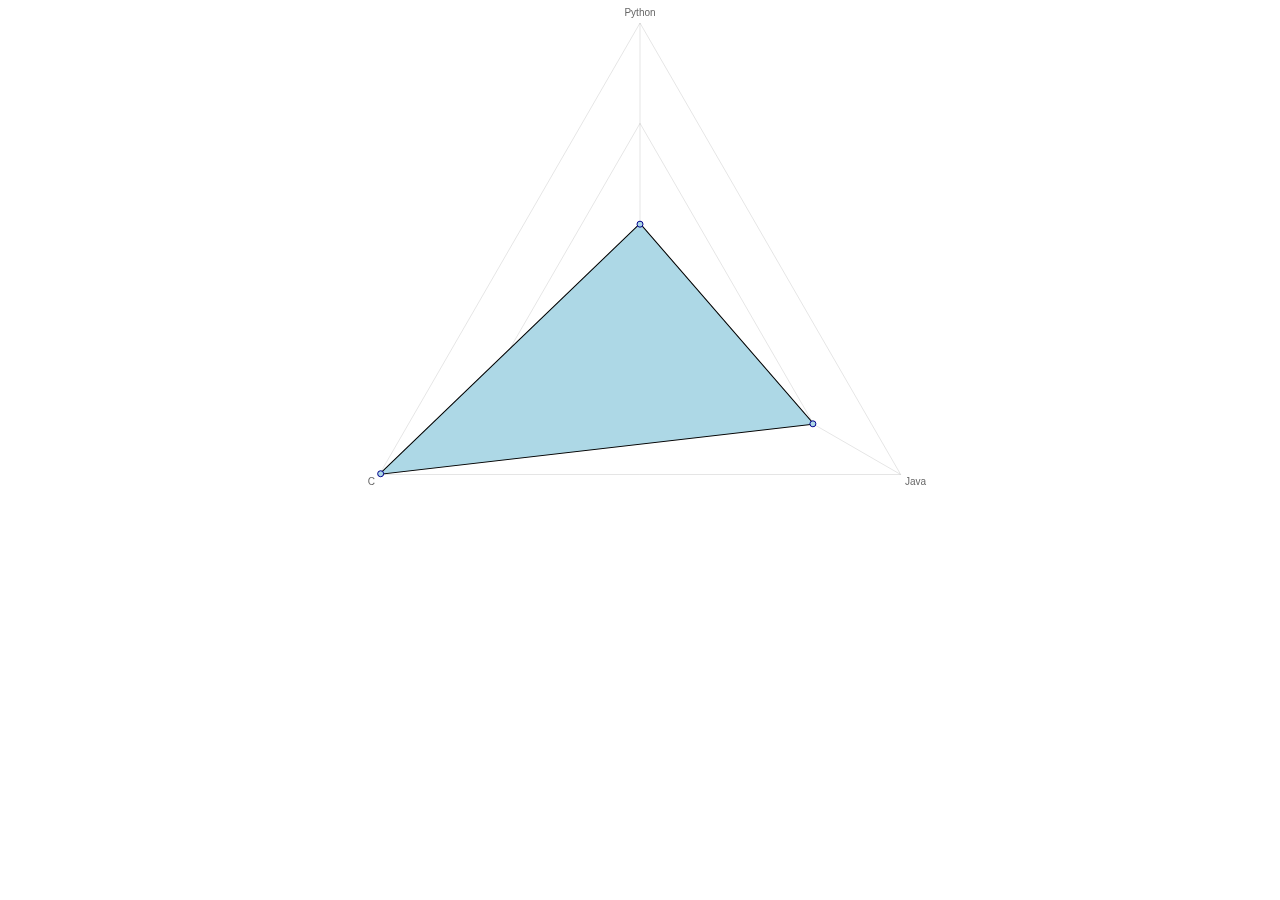
<file: test.html>
<!DOCTYPE html>
<html>

<head>

</head>

<body>


  <canvas id="myChart" width="2em" height="1em"></canvas>



  <!-- <script src="//ajax.googleapis.com/ajax/libs/angularjs/1.4.1/angular.min.js"></script> -->
  <script src="https://ajax.googleapis.com/ajax/libs/jquery/2.1.4/jquery.min.js"></script>
  <script src="http://maxcdn.bootstrapcdn.com/bootstrap/3.3.4/js/bootstrap.min.js"></script>
  <script src="./test.js"></script>
  <script src="./Chart.js/Chart.js"></script>
</body>

</html>
</file>
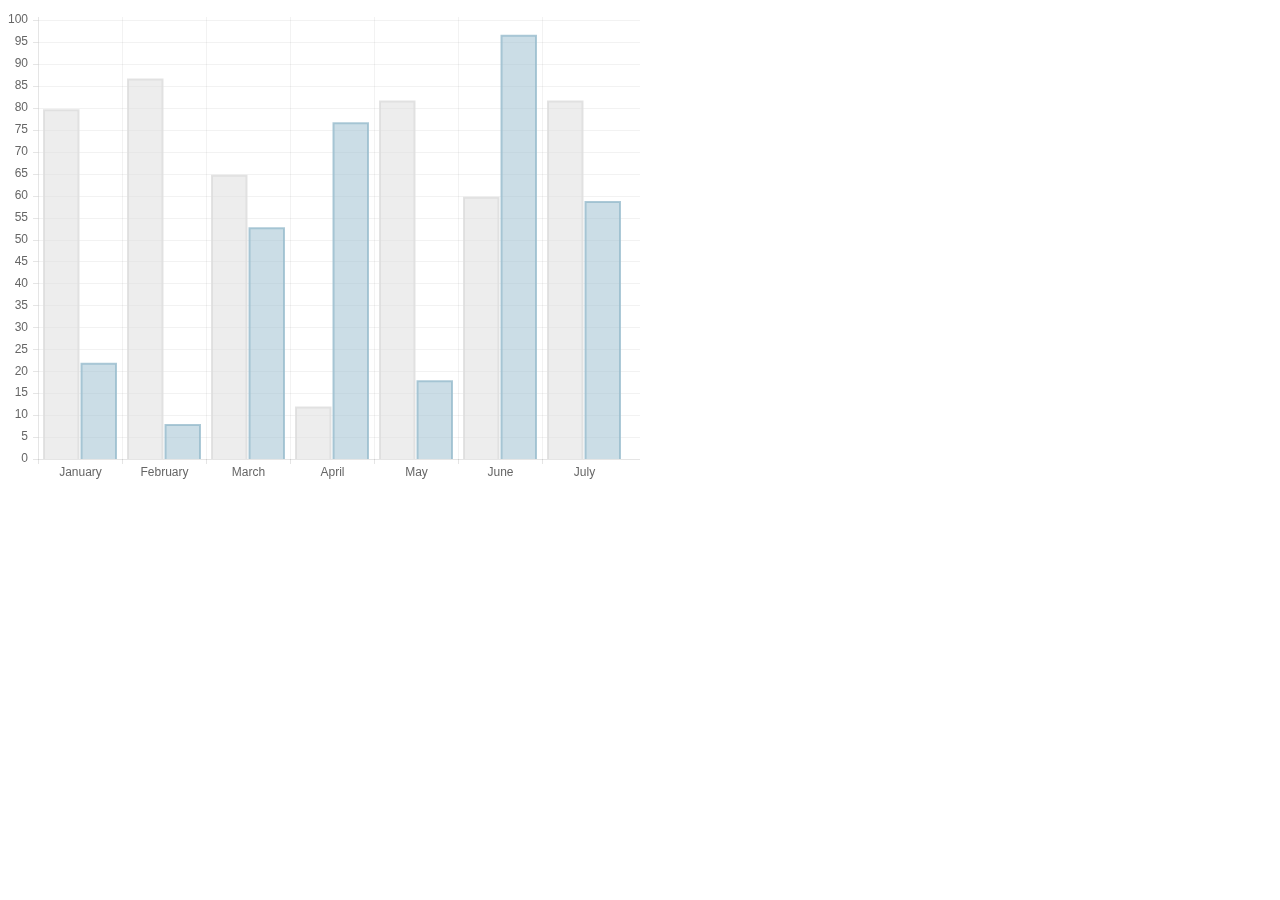
<file: Chart.js/samples/bar.html>
<!doctype html>
<html>
	<head>
		<title>Bar Chart</title>
		<script src="../Chart.js"></script>
	</head>
	<body>
		<div style="width: 50%">
			<canvas id="canvas" height="450" width="600"></canvas>
		</div>


	<script>
	var randomScalingFactor = function(){ return Math.round(Math.random()*100)};

	var barChartData = {
		labels : ["January","February","March","April","May","June","July"],
		datasets : [
			{
				fillColor : "rgba(220,220,220,0.5)",
				strokeColor : "rgba(220,220,220,0.8)",
				highlightFill: "rgba(220,220,220,0.75)",
				highlightStroke: "rgba(220,220,220,1)",
				data : [randomScalingFactor(),randomScalingFactor(),randomScalingFactor(),randomScalingFactor(),randomScalingFactor(),randomScalingFactor(),randomScalingFactor()]
			},
			{
				fillColor : "rgba(151,187,205,0.5)",
				strokeColor : "rgba(151,187,205,0.8)",
				highlightFill : "rgba(151,187,205,0.75)",
				highlightStroke : "rgba(151,187,205,1)",
				data : [randomScalingFactor(),randomScalingFactor(),randomScalingFactor(),randomScalingFactor(),randomScalingFactor(),randomScalingFactor(),randomScalingFactor()]
			}
		]

	}
	window.onload = function(){
		var ctx = document.getElementById("canvas").getContext("2d");
		window.myBar = new Chart(ctx).Bar(barChartData, {
			responsive : true
		});
	}

	</script>
	</body>
</html>
</file>
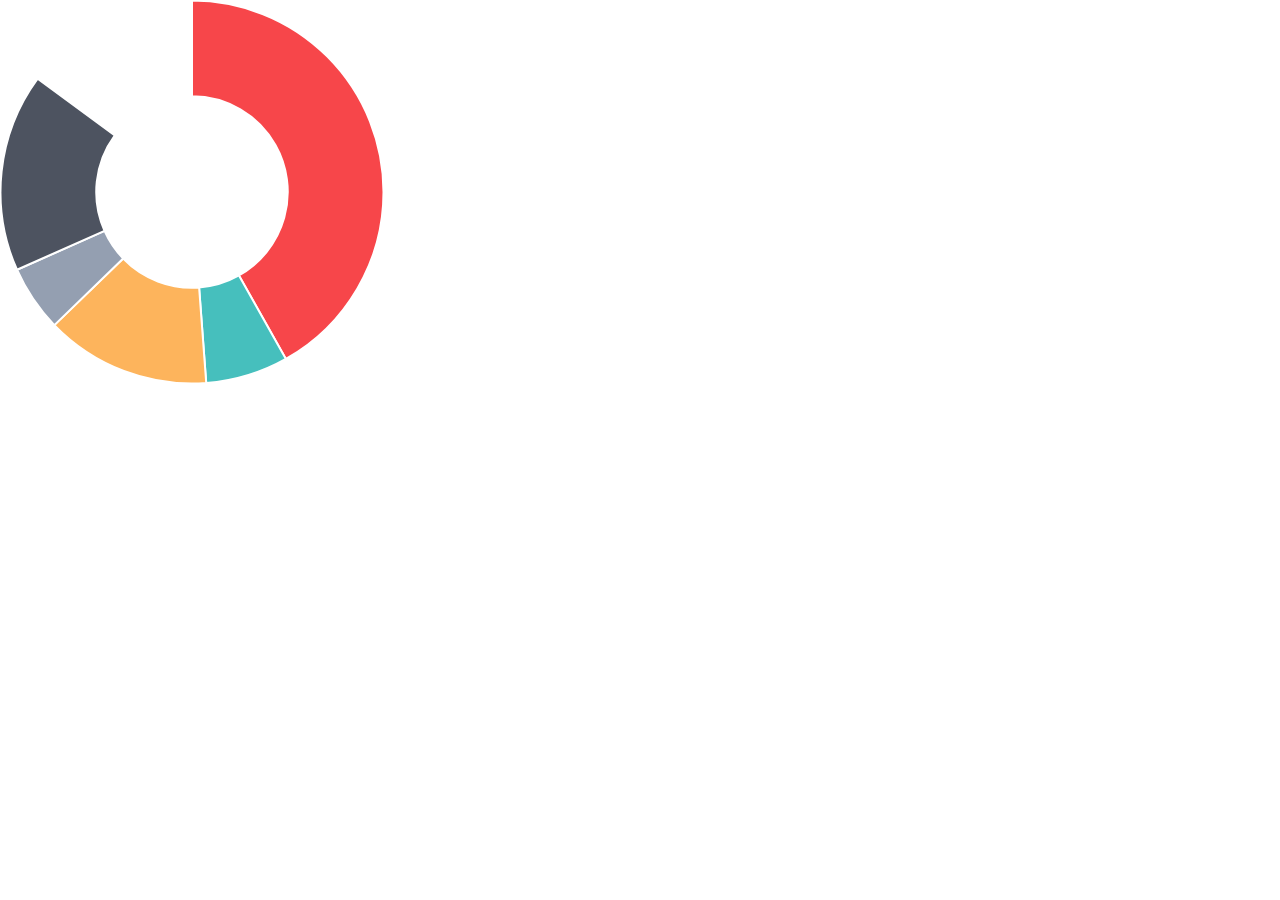
<file: Chart.js/samples/doughnut.html>
<!doctype html>
<html>
	<head>
		<title>Doughnut Chart</title>
		<script src="../Chart.js"></script>
		<style>
			body{
				padding: 0;
				margin: 0;
			}
			#canvas-holder{
				width:30%;
			}
		</style>
	</head>
	<body>
		<div id="canvas-holder">
			<canvas id="chart-area" width="500" height="500"/>
		</div>


	<script>

		var doughnutData = [
				{
					value: 300,
					color:"#F7464A",
					highlight: "#FF5A5E",
					label: "Red"
				},
				{
					value: 50,
					color: "#46BFBD",
					highlight: "#5AD3D1",
					label: "Green"
				},
				{
					value: 100,
					color: "#FDB45C",
					highlight: "#FFC870",
					label: "Yellow"
				},
				{
					value: 40,
					color: "#949FB1",
					highlight: "#A8B3C5",
					label: "Grey"
				},
				{
					value: 120,
					color: "#4D5360",
					highlight: "#616774",
					label: "Dark Grey"
				}

			];

			window.onload = function(){
				var ctx = document.getElementById("chart-area").getContext("2d");
				window.myDoughnut = new Chart(ctx).Doughnut(doughnutData, {responsive : true});
			};



	</script>
	</body>
</html>
</file>
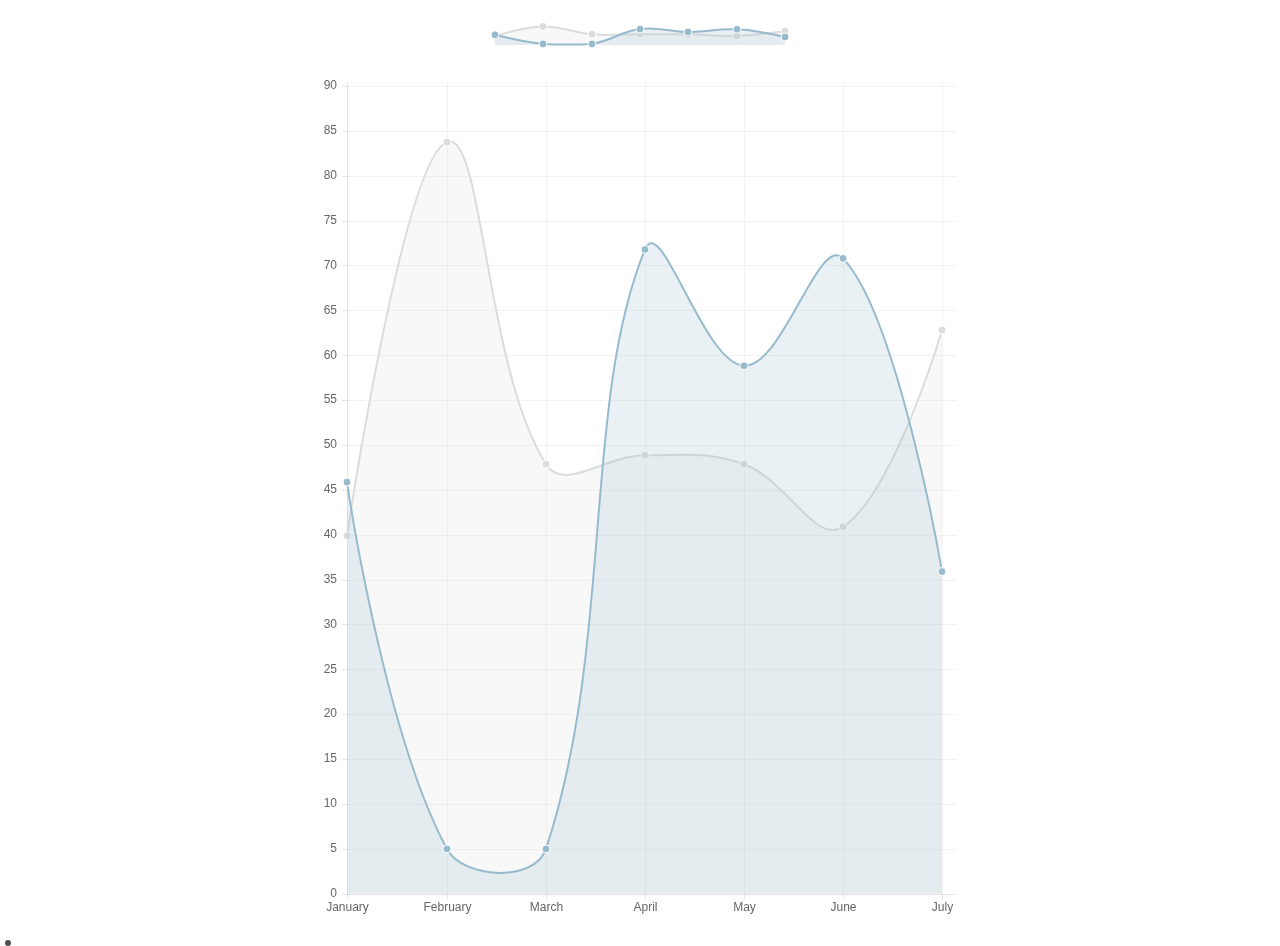
<file: Chart.js/samples/line-customTooltips.html>
<!doctype html>
<html>

<head>
    <title>Line Chart with Custom Tooltips</title>
    <script src="../Chart.js"></script>
    <script src="http://cdnjs.cloudflare.com/ajax/libs/jquery/2.1.3/jquery.min.js"></script>

    <style>
    #canvas-holder1 {
        width: 300px;
        margin: 20px auto;
    }
    #canvas-holder2 {
        width: 50%;
        margin: 20px 25%;
    }
    #chartjs-tooltip {
        opacity: 1;
        position: absolute;
        background: rgba(0, 0, 0, .7);
        color: white;
        padding: 3px;
        border-radius: 3px;
        -webkit-transition: all .1s ease;
        transition: all .1s ease;
        pointer-events: none;
        -webkit-transform: translate(-50%, 0);
        transform: translate(-50%, 0);
    }
   	.chartjs-tooltip-key{
   		display:inline-block;
   		width:10px;
   		height:10px;
   	}
    </style>
</head>

<body>
    <div id="canvas-holder1">
        <canvas id="chart1" width="300" height="30" />
    </div>
    <div id="canvas-holder2">
        <canvas id="chart2" width="450" height="600" />
    </div>

    <div id="chartjs-tooltip"></div>


    <script>

    Chart.defaults.global.pointHitDetectionRadius = 1;
    Chart.defaults.global.customTooltips = function(tooltip) {

        var tooltipEl = $('#chartjs-tooltip');

        if (!tooltip) {
            tooltipEl.css({
                opacity: 0
            });
            return;
        }

        tooltipEl.removeClass('above below');
        tooltipEl.addClass(tooltip.yAlign);

        var innerHtml = '';
        for (var i = tooltip.labels.length - 1; i >= 0; i--) {
        	innerHtml += [
        		'<div class="chartjs-tooltip-section">',
        		'	<span class="chartjs-tooltip-key" style="background-color:' + tooltip.legendColors[i].fill + '"></span>',
        		'	<span class="chartjs-tooltip-value">' + tooltip.labels[i] + '</span>',
        		'</div>'
        	].join('');
        }
        tooltipEl.html(innerHtml);

        tooltipEl.css({
            opacity: 1,
            left: tooltip.chart.canvas.offsetLeft + tooltip.x + 'px',
            top: tooltip.chart.canvas.offsetTop + tooltip.y + 'px',
            fontFamily: tooltip.fontFamily,
            fontSize: tooltip.fontSize,
            fontStyle: tooltip.fontStyle,
        });
    };
    var randomScalingFactor = function() {
        return Math.round(Math.random() * 100);
    };
    var lineChartData = {
        labels: ["January", "February", "March", "April", "May", "June", "July"],
        datasets: [{
            label: "My First dataset",
            fillColor: "rgba(220,220,220,0.2)",
            strokeColor: "rgba(220,220,220,1)",
            pointColor: "rgba(220,220,220,1)",
            pointStrokeColor: "#fff",
            pointHighlightFill: "#fff",
            pointHighlightStroke: "rgba(220,220,220,1)",
            data: [randomScalingFactor(), randomScalingFactor(), randomScalingFactor(), randomScalingFactor(), randomScalingFactor(), randomScalingFactor(), randomScalingFactor()]
        }, {
            label: "My Second dataset",
            fillColor: "rgba(151,187,205,0.2)",
            strokeColor: "rgba(151,187,205,1)",
            pointColor: "rgba(151,187,205,1)",
            pointStrokeColor: "#fff",
            pointHighlightFill: "#fff",
            pointHighlightStroke: "rgba(151,187,205,1)",
            data: [randomScalingFactor(), randomScalingFactor(), randomScalingFactor(), randomScalingFactor(), randomScalingFactor(), randomScalingFactor(), randomScalingFactor()]
        }]
    };

    window.onload = function() {
        var ctx1 = document.getElementById("chart1").getContext("2d");
        window.myLine = new Chart(ctx1).Line(lineChartData, {
        	showScale: false,
        	pointDot : true,
            responsive: true
        });

        var ctx2 = document.getElementById("chart2").getContext("2d");
        window.myLine = new Chart(ctx2).Line(lineChartData, {
            responsive: true
        });
    };
    </script>
</body>

</html>
</file>
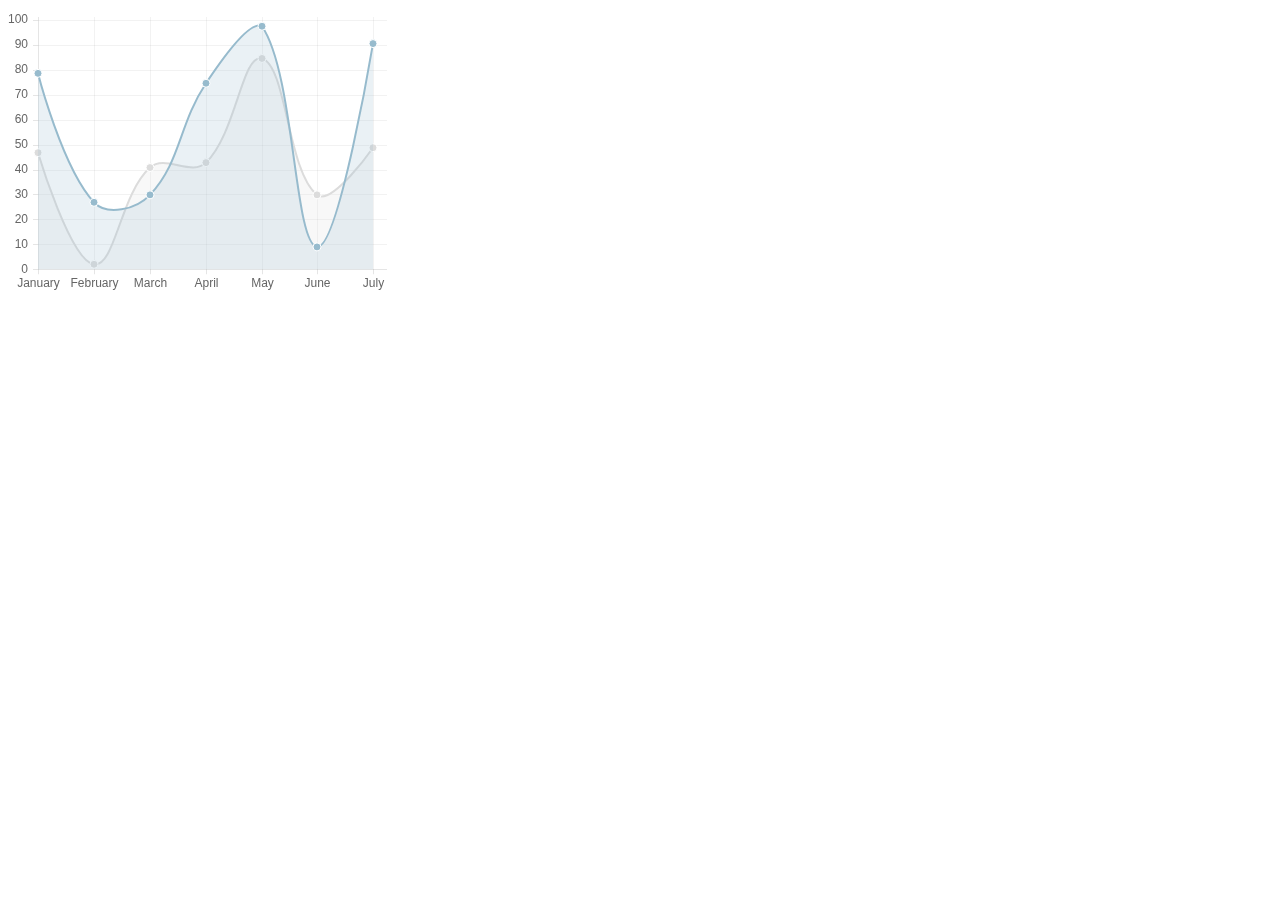
<file: Chart.js/samples/line.html>
<!doctype html>
<html>
	<head>
		<title>Line Chart</title>
		<script src="../Chart.js"></script>
	</head>
	<body>
		<div style="width:30%">
			<div>
				<canvas id="canvas" height="450" width="600"></canvas>
			</div>
		</div>


	<script>
		var randomScalingFactor = function(){ return Math.round(Math.random()*100)};
		var lineChartData = {
			labels : ["January","February","March","April","May","June","July"],
			datasets : [
				{
					label: "My First dataset",
					fillColor : "rgba(220,220,220,0.2)",
					strokeColor : "rgba(220,220,220,1)",
					pointColor : "rgba(220,220,220,1)",
					pointStrokeColor : "#fff",
					pointHighlightFill : "#fff",
					pointHighlightStroke : "rgba(220,220,220,1)",
					data : [randomScalingFactor(),randomScalingFactor(),randomScalingFactor(),randomScalingFactor(),randomScalingFactor(),randomScalingFactor(),randomScalingFactor()]
				},
				{
					label: "My Second dataset",
					fillColor : "rgba(151,187,205,0.2)",
					strokeColor : "rgba(151,187,205,1)",
					pointColor : "rgba(151,187,205,1)",
					pointStrokeColor : "#fff",
					pointHighlightFill : "#fff",
					pointHighlightStroke : "rgba(151,187,205,1)",
					data : [randomScalingFactor(),randomScalingFactor(),randomScalingFactor(),randomScalingFactor(),randomScalingFactor(),randomScalingFactor(),randomScalingFactor()]
				}
			]

		}

	window.onload = function(){
		var ctx = document.getElementById("canvas").getContext("2d");
		window.myLine = new Chart(ctx).Line(lineChartData, {
			responsive: true
		});
	}


	</script>
	</body>
</html>
</file>
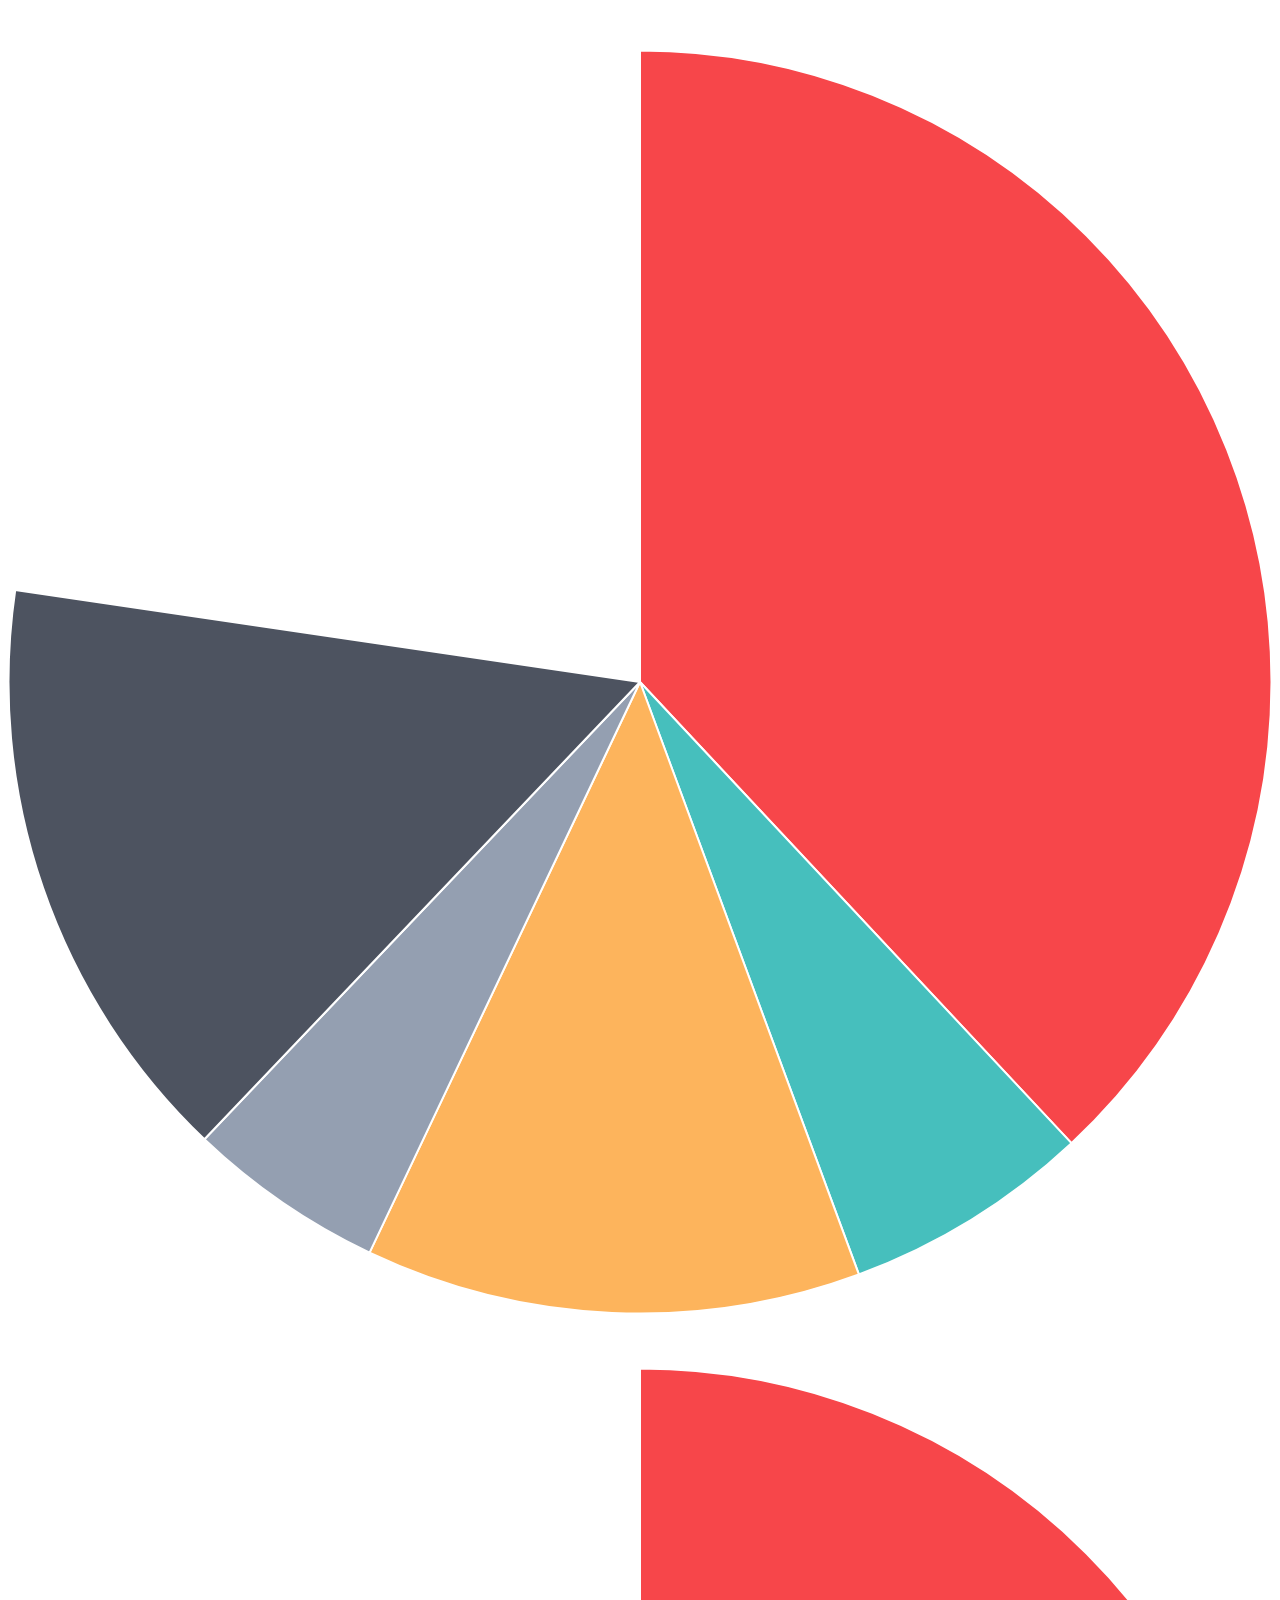
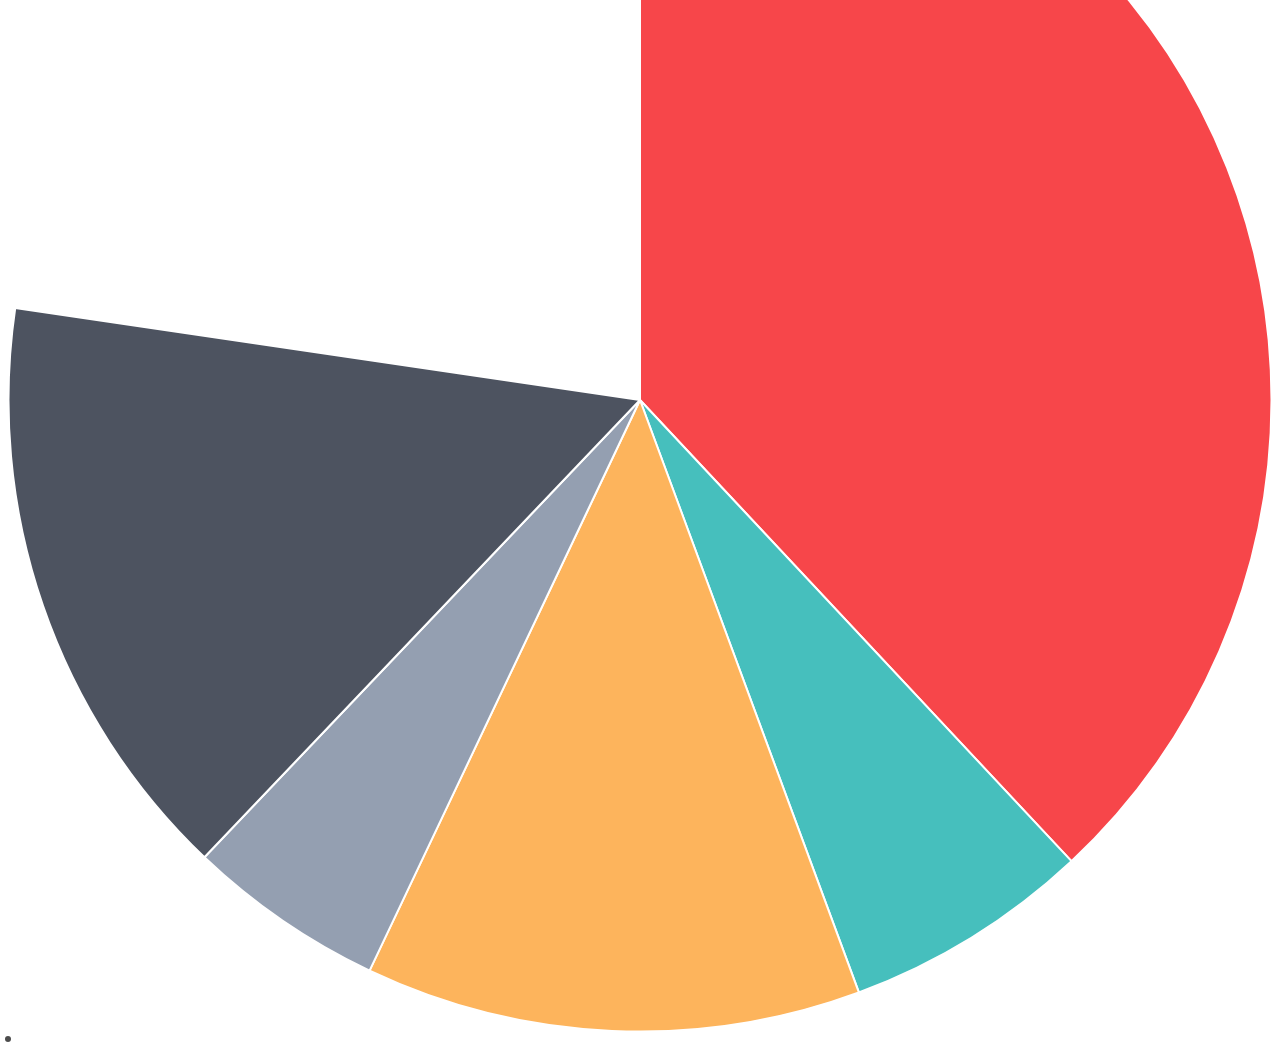
<file: Chart.js/samples/pie-customTooltips.html>
<!doctype html>
<html>

<head>
    <title>Pie Chart with Custom Tooltips</title>
    <script src="../Chart.js"></script>
    <script src="http://cdnjs.cloudflare.com/ajax/libs/jquery/2.1.3/jquery.min.js"></script>

    <style>
    #canvas-holder {
        width: 100%;
        margin-top: 50px;
        text-align: center;
    }
    #chartjs-tooltip {
        opacity: 1;
        position: absolute;
        background: rgba(0, 0, 0, .7);
        color: white;
        padding: 3px;
        border-radius: 3px;
        -webkit-transition: all .1s ease;
        transition: all .1s ease;
        pointer-events: none;
        -webkit-transform: translate(-50%, 0);
        transform: translate(-50%, 0);
    }
    #chartjs-tooltip.below {
        -webkit-transform: translate(-50%, 0);
        transform: translate(-50%, 0);
    }
    #chartjs-tooltip.below:before {
        border: solid;
        border-color: #111 transparent;
        border-color: rgba(0, 0, 0, .8) transparent;
        border-width: 0 8px 8px 8px;
        bottom: 1em;
        content: "";
        display: block;
        left: 50%;
        position: absolute;
        z-index: 99;
        -webkit-transform: translate(-50%, -100%);
        transform: translate(-50%, -100%);
    }
    #chartjs-tooltip.above {
        -webkit-transform: translate(-50%, -100%);
        transform: translate(-50%, -100%);
    }
    #chartjs-tooltip.above:before {
        border: solid;
        border-color: #111 transparent;
        border-color: rgba(0, 0, 0, .8) transparent;
        border-width: 8px 8px 0 8px;
        bottom: 1em;
        content: "";
        display: block;
        left: 50%;
        top: 100%;
        position: absolute;
        z-index: 99;
        -webkit-transform: translate(-50%, 0);
        transform: translate(-50%, 0);
    }
    </style>
</head>

<body>
    <div id="canvas-holder">
        <canvas id="chart-area1" width="50" height="50" />
    </div>
    <div id="canvas-holder">
        <canvas id="chart-area2" width="300" height="300" />
    </div>

    <div id="chartjs-tooltip"></div>


    <script>
    Chart.defaults.global.customTooltips = function(tooltip) {

    	// Tooltip Element
        var tooltipEl = $('#chartjs-tooltip');

        // Hide if no tooltip
        if (!tooltip) {
            tooltipEl.css({
                opacity: 0
            });
            return;
        }

        // Set caret Position
        tooltipEl.removeClass('above below');
        tooltipEl.addClass(tooltip.yAlign);

        // Set Text
        tooltipEl.html(tooltip.text);

        // Find Y Location on page
        var top;
        if (tooltip.yAlign == 'above') {
            top = tooltip.y - tooltip.caretHeight - tooltip.caretPadding;
        } else {
            top = tooltip.y + tooltip.caretHeight + tooltip.caretPadding;
        }

        // Display, position, and set styles for font
        tooltipEl.css({
            opacity: 1,
            left: tooltip.chart.canvas.offsetLeft + tooltip.x + 'px',
            top: tooltip.chart.canvas.offsetTop + top + 'px',
            fontFamily: tooltip.fontFamily,
            fontSize: tooltip.fontSize,
            fontStyle: tooltip.fontStyle,
        });
    };

    var pieData = [{
        value: 300,
        color: "#F7464A",
        highlight: "#FF5A5E",
        label: "Red"
    }, {
        value: 50,
        color: "#46BFBD",
        highlight: "#5AD3D1",
        label: "Green"
    }, {
        value: 100,
        color: "#FDB45C",
        highlight: "#FFC870",
        label: "Yellow"
    }, {
        value: 40,
        color: "#949FB1",
        highlight: "#A8B3C5",
        label: "Grey"
    }, {
        value: 120,
        color: "#4D5360",
        highlight: "#616774",
        label: "Dark Grey"
    }];

    window.onload = function() {
        var ctx1 = document.getElementById("chart-area1").getContext("2d");
        window.myPie = new Chart(ctx1).Pie(pieData);

        var ctx2 = document.getElementById("chart-area2").getContext("2d");
        window.myPie = new Chart(ctx2).Pie(pieData);
    };
    </script>
</body>

</html>
</file>
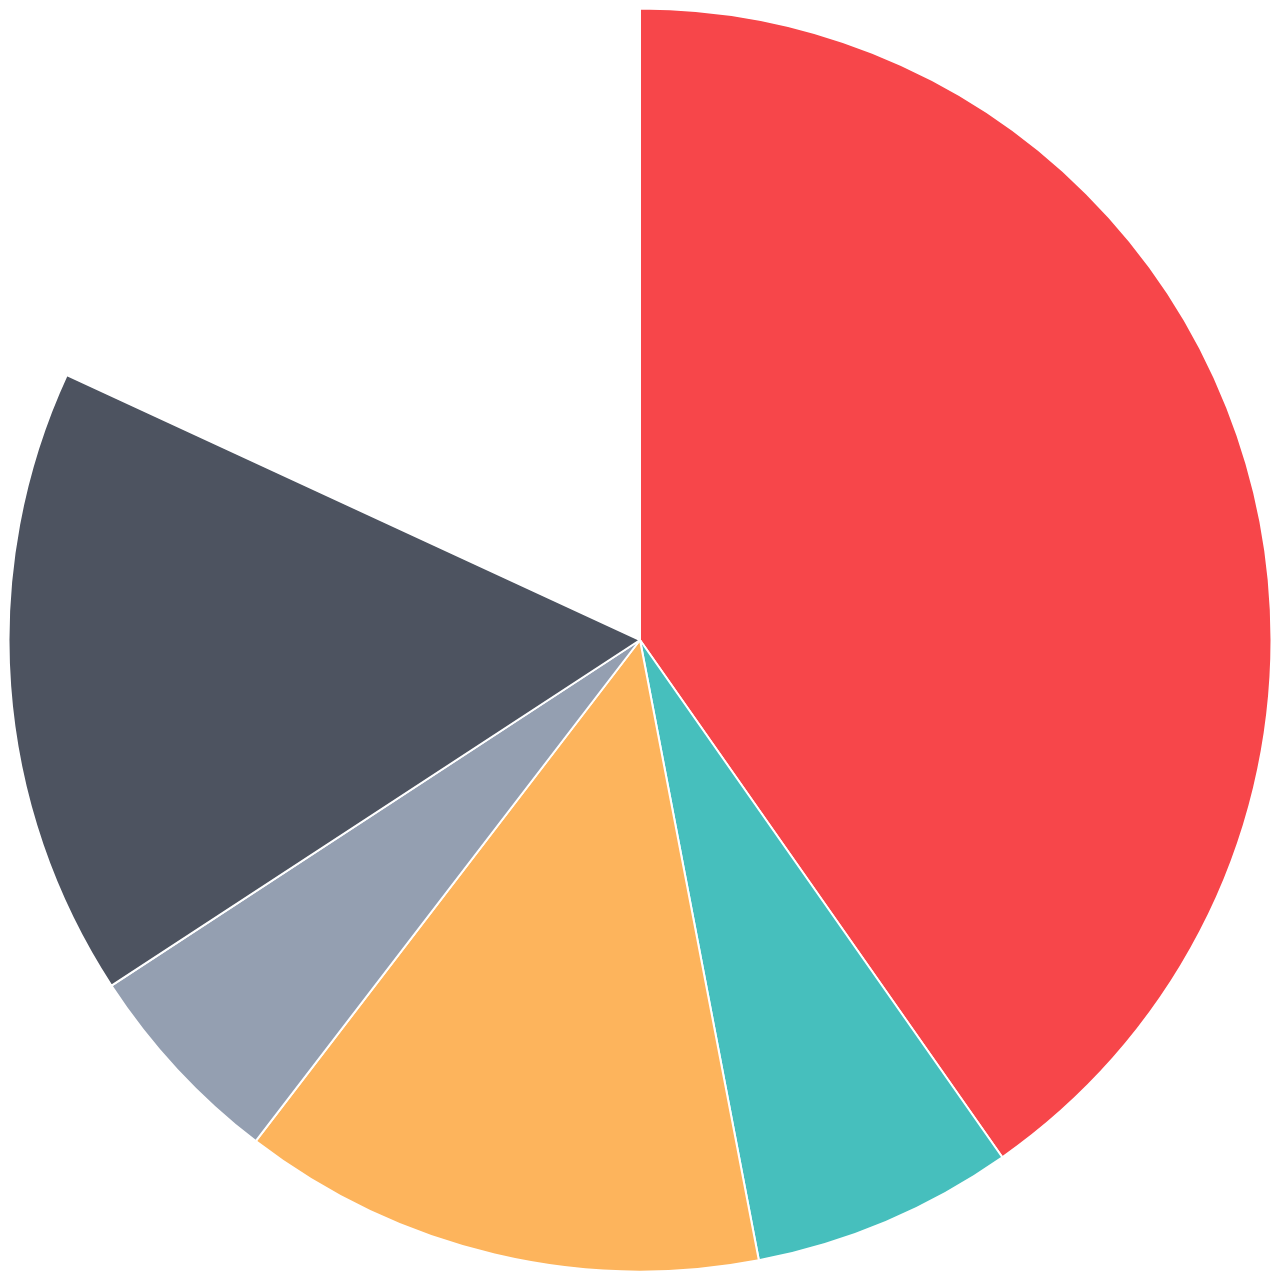
<file: Chart.js/samples/pie.html>
<!doctype html>
<html>
	<head>
		<title>Pie Chart</title>
		<script src="../Chart.js"></script>
	</head>
	<body>
		<div id="canvas-holder">
			<canvas id="chart-area" width="300" height="300"/>
		</div>


	<script>

		var pieData = [
				{
					value: 300,
					color:"#F7464A",
					highlight: "#FF5A5E",
					label: "Red"
				},
				{
					value: 50,
					color: "#46BFBD",
					highlight: "#5AD3D1",
					label: "Green"
				},
				{
					value: 100,
					color: "#FDB45C",
					highlight: "#FFC870",
					label: "Yellow"
				},
				{
					value: 40,
					color: "#949FB1",
					highlight: "#A8B3C5",
					label: "Grey"
				},
				{
					value: 120,
					color: "#4D5360",
					highlight: "#616774",
					label: "Dark Grey"
				}

			];

			window.onload = function(){
				var ctx = document.getElementById("chart-area").getContext("2d");
				window.myPie = new Chart(ctx).Pie(pieData);
			};



	</script>
	</body>
</html>
</file>
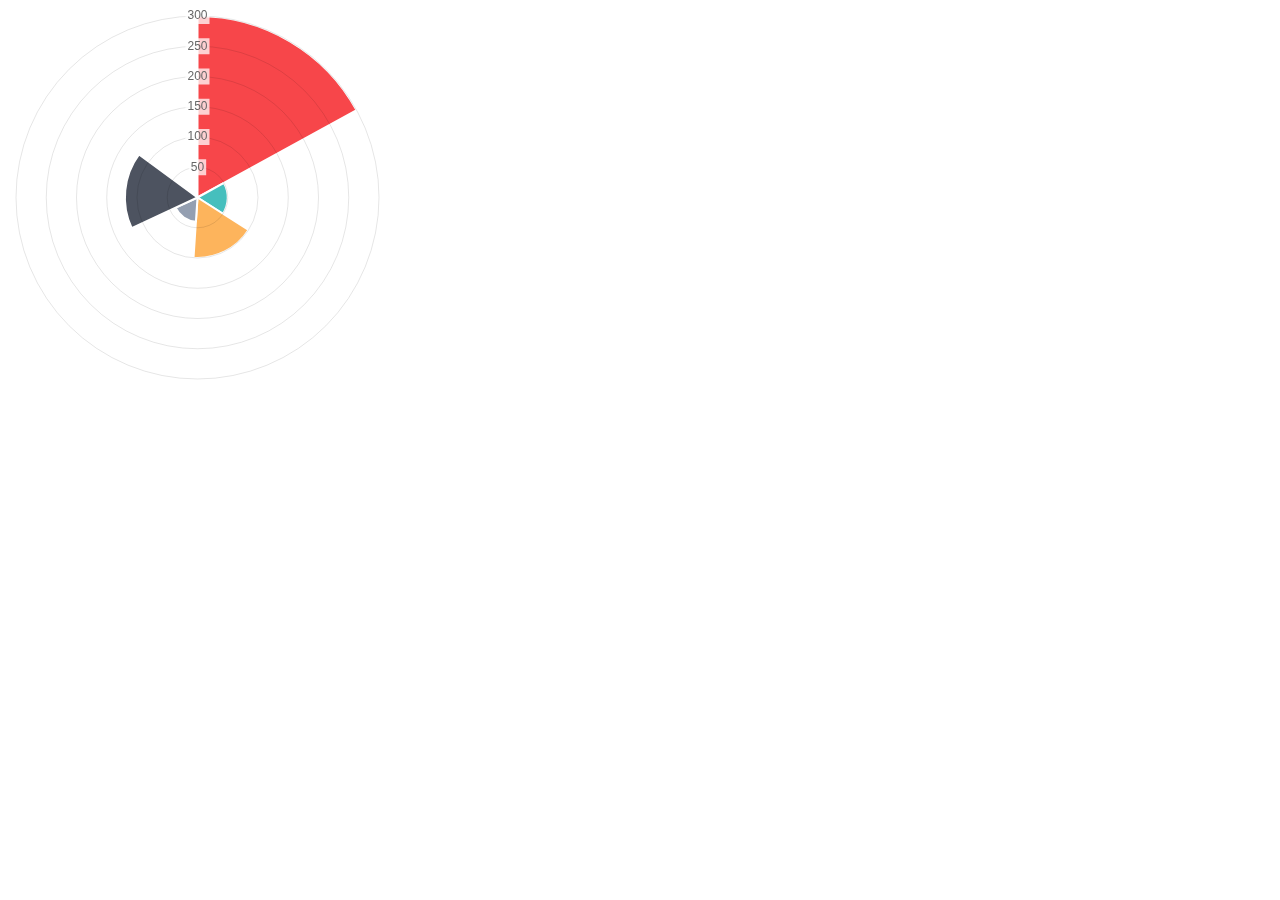
<file: Chart.js/samples/polar-area.html>
<!doctype html>
<html>
	<head>
		<title>Polar Area Chart</title>
		<script src="../Chart.js"></script>
	</head>
	<body>
		<div id="canvas-holder" style="width:30%">
			<canvas id="chart-area" width="300" height="300"/>
		</div>


	<script>

		var polarData = [
				{
					value: 300,
					color:"#F7464A",
					highlight: "#FF5A5E",
					label: "Red"
				},
				{
					value: 50,
					color: "#46BFBD",
					highlight: "#5AD3D1",
					label: "Green"
				},
				{
					value: 100,
					color: "#FDB45C",
					highlight: "#FFC870",
					label: "Yellow"
				},
				{
					value: 40,
					color: "#949FB1",
					highlight: "#A8B3C5",
					label: "Grey"
				},
				{
					value: 120,
					color: "#4D5360",
					highlight: "#616774",
					label: "Dark Grey"
				}

			];

			window.onload = function(){
				var ctx = document.getElementById("chart-area").getContext("2d");
				window.myPolarArea = new Chart(ctx).PolarArea(polarData, {
					responsive:true
				});
			};



	</script>
	</body>
</html>
</file>
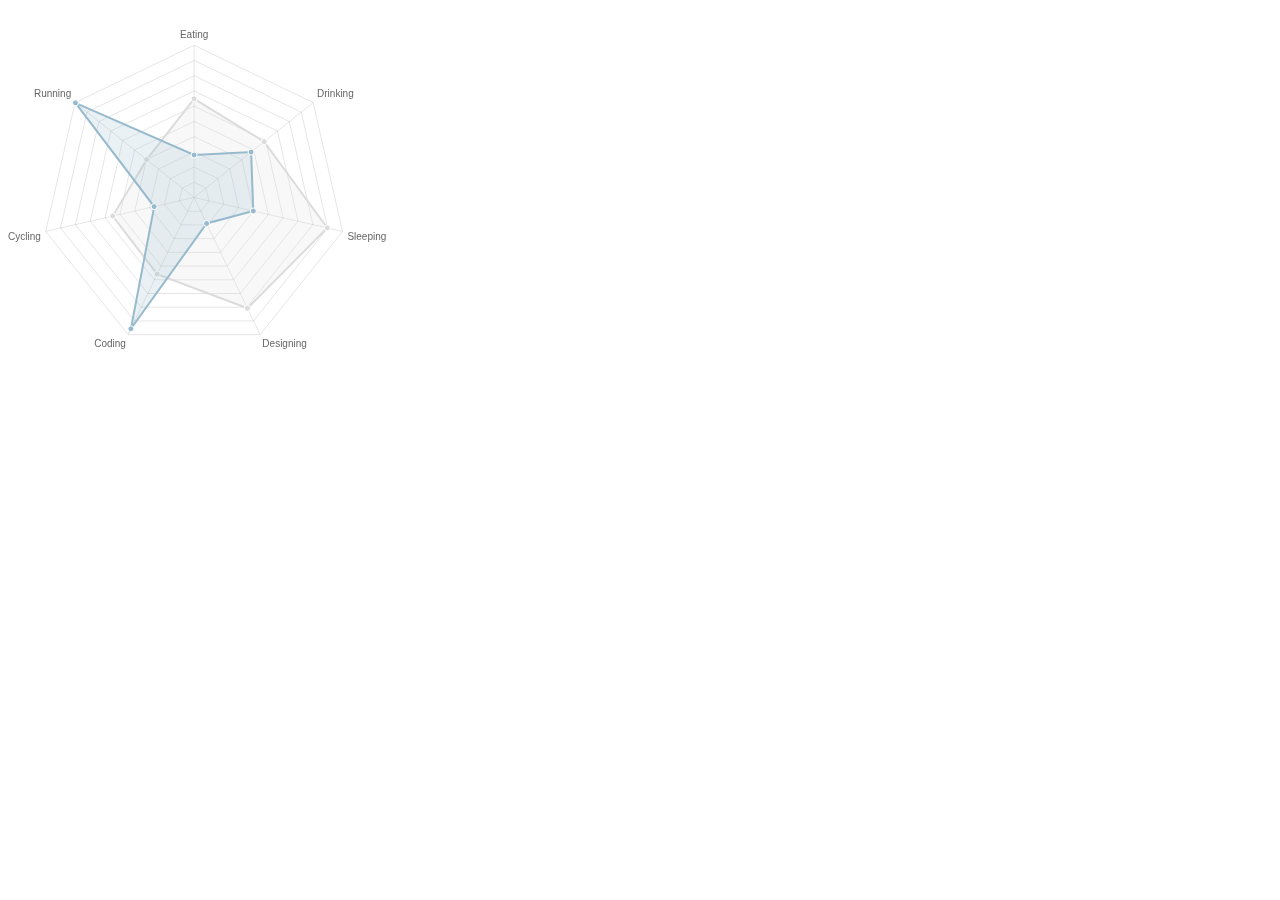
<file: Chart.js/samples/radar.html>
<!doctype html>
<html>
	<head>
		<title>Radar Chart</title>
		<script src="../Chart.js"></script>
		<meta name = "viewport" content = "initial-scale = 1, user-scalable = no">
		<style>
			canvas{
			}
		</style>
	</head>
	<body>
		<div style="width:30%">
			<canvas id="canvas" height="450" width="450"></canvas>
		</div>


	<script>
	var radarChartData = {
		labels: ["Eating", "Drinking", "Sleeping", "Designing", "Coding", "Cycling", "Running"],
		datasets: [
			{
				label: "My First dataset",
				fillColor: "rgba(220,220,220,0.2)",
				strokeColor: "rgba(220,220,220,1)",
				pointColor: "rgba(220,220,220,1)",
				pointStrokeColor: "#fff",
				pointHighlightFill: "#fff",
				pointHighlightStroke: "rgba(220,220,220,1)",
				data: [65,59,90,81,56,55,40]
			},
			{
				label: "My Second dataset",
				fillColor: "rgba(151,187,205,0.2)",
				strokeColor: "rgba(151,187,205,1)",
				pointColor: "rgba(151,187,205,1)",
				pointStrokeColor: "#fff",
				pointHighlightFill: "#fff",
				pointHighlightStroke: "rgba(151,187,205,1)",
				data: [28,48,40,19,96,27,100]
			}
		]
	};

	window.onload = function(){
		window.myRadar = new Chart(document.getElementById("canvas").getContext("2d")).Radar(radarChartData, {
			responsive: true
		});
	}

	</script>
	</body>
</html>
</file>
